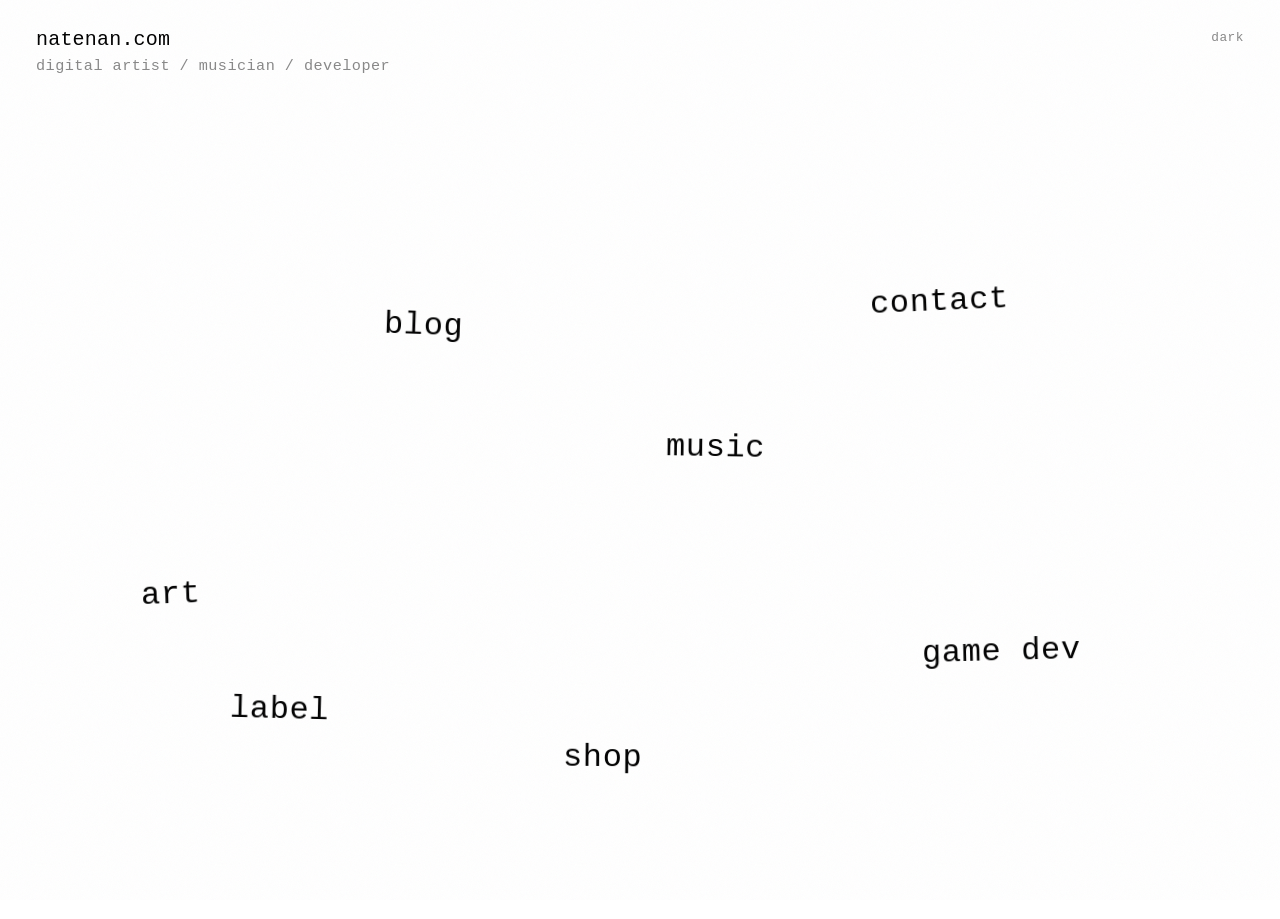
<file: index.html>
<!DOCTYPE html>
<html lang="en">
<head>
    <meta charset="UTF-8">
    <meta name="viewport" content="width=device-width, initial-scale=1.0">
    <title>natenan.com</title>
    <link rel="icon" type="image/svg+xml" href="favicon.svg">
    <link rel="stylesheet" href="style.css">
    <link rel="stylesheet" href="animations.css">
</head>
<body>
    <header>
        <a href="index.html" class="site-title">natenan.com</a>
        <p class="site-bio">digital artist / musician / developer</p>
    </header>
    <main class="home-scattered">
        <a href="art.html"     class="scattered-link" style="left:11%; top:58%; --rot:-2deg">  <span class="scattered-text">art</span></a>
        <a href="music.html"   class="scattered-link" style="left:52%; top:40%; --rot:1deg">   <span class="scattered-text">music</span></a>
        <a href="gamedev.html" class="scattered-link" style="left:72%; top:65%; --rot:-1.5deg"><span class="scattered-text">game dev</span></a>
        <a href="blog.html"    class="scattered-link" style="left:30%; top:25%; --rot:2deg">   <span class="scattered-text">blog</span></a>
        <a href="contact.html" class="scattered-link" style="left:68%; top:22%; --rot:-2.5deg"><span class="scattered-text">contact</span></a>
        <a href="label.html"   class="scattered-link" style="left:18%; top:72%; --rot:1.5deg"> <span class="scattered-text">label</span></a>
        <a href="shop/"        class="scattered-link" style="left:44%; top:78%; --rot:0.5deg">  <span class="scattered-text">shop</span></a>
    </main>
    <script src="animations.js"></script>
</body>
</html>
</file>
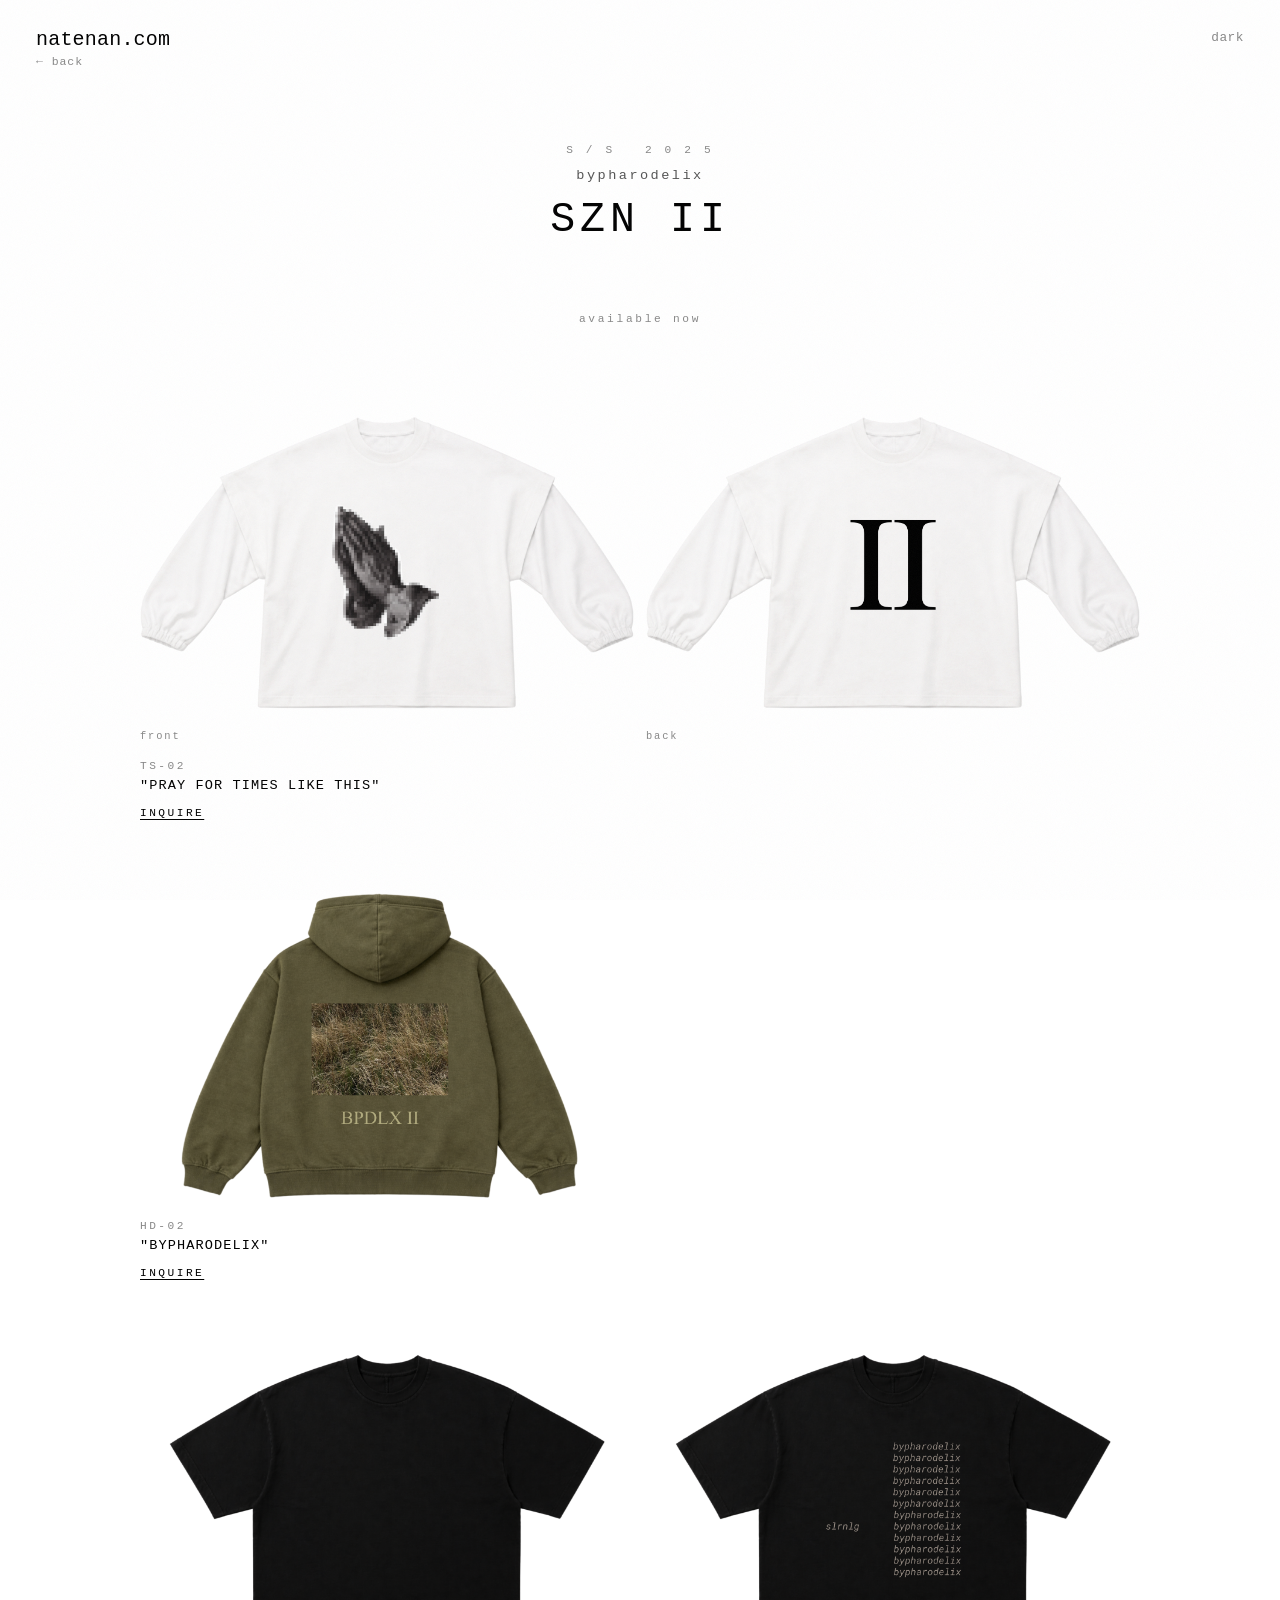
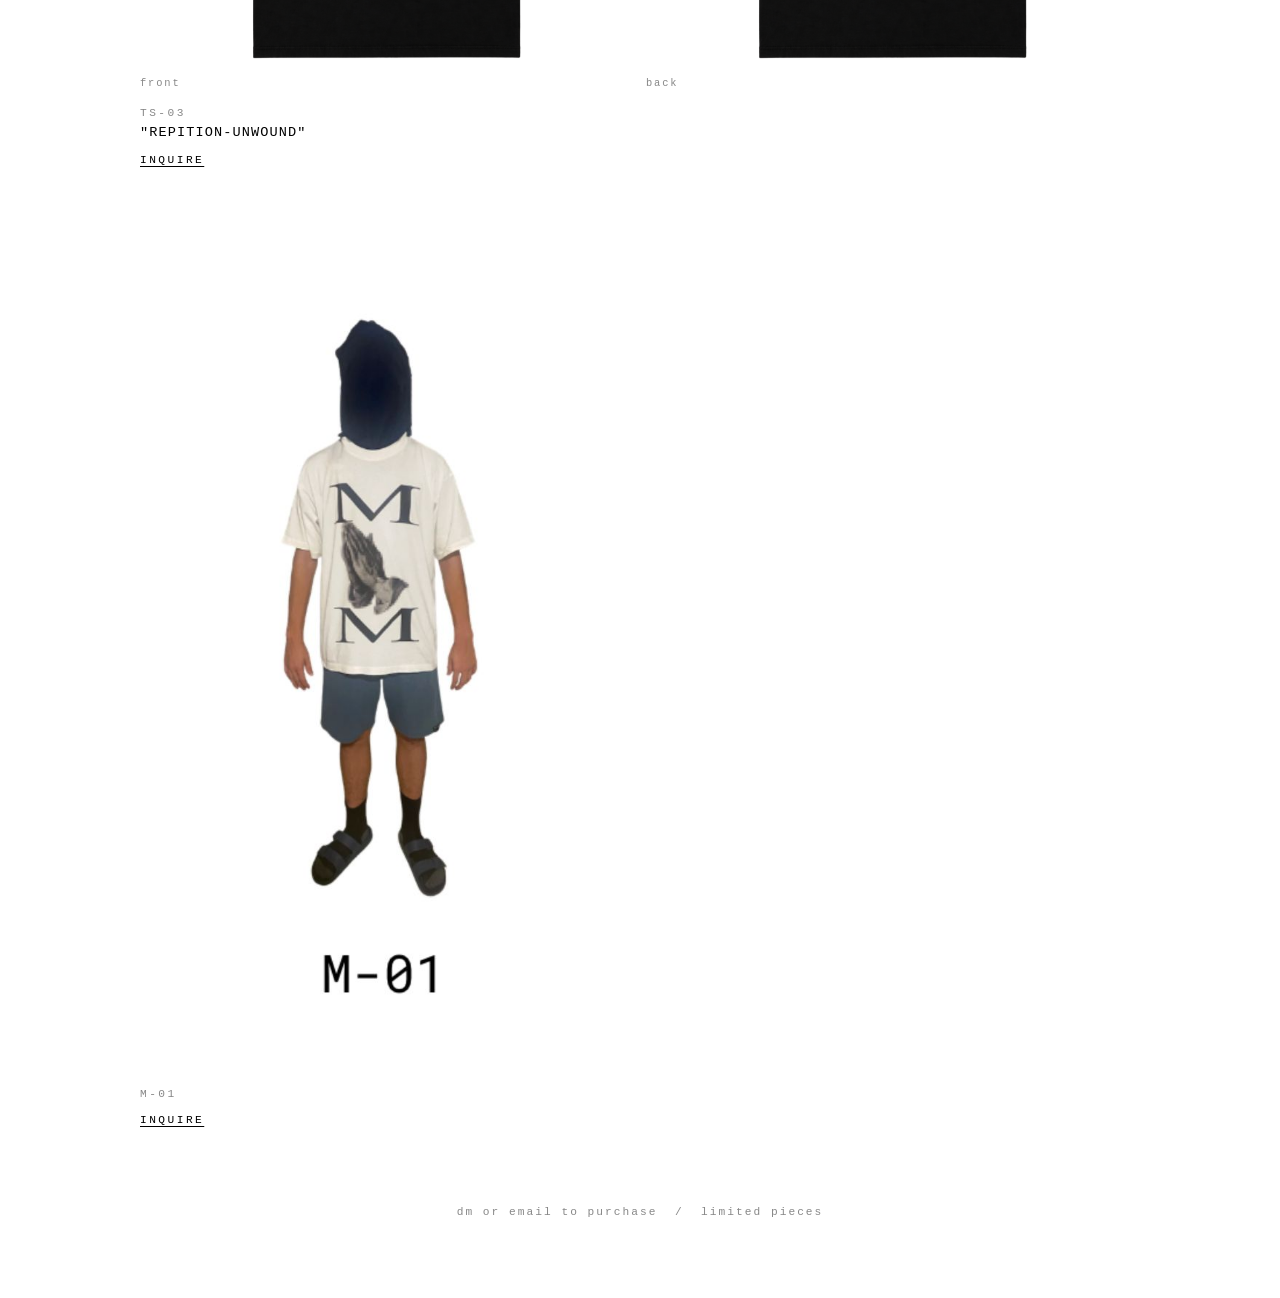
<file: shop/index.html>
<!DOCTYPE html>
<html lang="en">
<head>
    <meta charset="UTF-8">
    <meta name="viewport" content="width=device-width, initial-scale=1.0">
    <title>shop — natenan.com</title>
    <link rel="icon" type="image/svg+xml" href="../favicon.svg">
    <link rel="stylesheet" href="../style.css">
    <link rel="stylesheet" href="../animations.css">
</head>
<body>
    <header>
        <a href="../index.html" class="site-title">natenan.com</a>
        <a href="../index.html" class="back-link">← back</a>
    </header>

    <main class="section-page shop-page">

        <div class="shop-hero">
            <p class="shop-season">S / S &nbsp; 2 0 2 5</p>
            <p class="shop-brand">bypharodelix</p>
            <h1 class="shop-title">SZN&nbsp;II</h1>
            <p class="shop-drop">available now</p>
        </div>

        <div class="shop-grid">

            <div class="shop-item">
                <div class="shop-pair">
                    <div class="shop-img-wrap">
                        <img src="../assets/szn2-ts02-a.png" alt="TS-02 front">
                        <span class="shop-view-label">front</span>
                    </div>
                    <div class="shop-img-wrap">
                        <img src="../assets/szn2-ts02-b.png" alt="TS-02 back">
                        <span class="shop-view-label">back</span>
                    </div>
                </div>
                <div class="shop-meta">
                    <span class="shop-code">TS-02</span>
                    <span class="shop-name">"PRAY FOR TIMES LIKE THIS"</span>
                    <a href="../contact.html" class="shop-cta">INQUIRE</a>
                </div>
            </div>

            <div class="shop-item shop-item-single">
                <div class="shop-img-wrap">
                    <img src="../assets/szn2-hd02.png" alt="HD-02">
                </div>
                <div class="shop-meta">
                    <span class="shop-code">HD-02</span>
                    <span class="shop-name">"BYPHARODELIX"</span>
                    <a href="../contact.html" class="shop-cta">INQUIRE</a>
                </div>
            </div>

            <div class="shop-item">
                <div class="shop-pair">
                    <div class="shop-img-wrap">
                        <img src="../assets/szn2-ts03-a.png" alt="TS-03 front">
                        <span class="shop-view-label">front</span>
                    </div>
                    <div class="shop-img-wrap">
                        <img src="../assets/szn2-ts03-b.png" alt="TS-03 back">
                        <span class="shop-view-label">back</span>
                    </div>
                </div>
                <div class="shop-meta">
                    <span class="shop-code">TS-03</span>
                    <span class="shop-name">"REPITION-UNWOUND"</span>
                    <a href="../contact.html" class="shop-cta">INQUIRE</a>
                </div>
            </div>

            <div class="shop-item shop-item-single">
                <div class="shop-img-wrap">
                    <img src="../assets/m-01.jpeg" alt="M-01">
                </div>
                <div class="shop-meta">
                    <span class="shop-code">M-01</span>
                    <a href="../contact.html" class="shop-cta">INQUIRE</a>
                </div>
            </div>

        </div>

        <p class="shop-footer-note">dm or email to purchase &nbsp;/&nbsp; limited pieces</p>

    </main>

    <script src="../animations.js"></script>
</body>
</html>
</file>
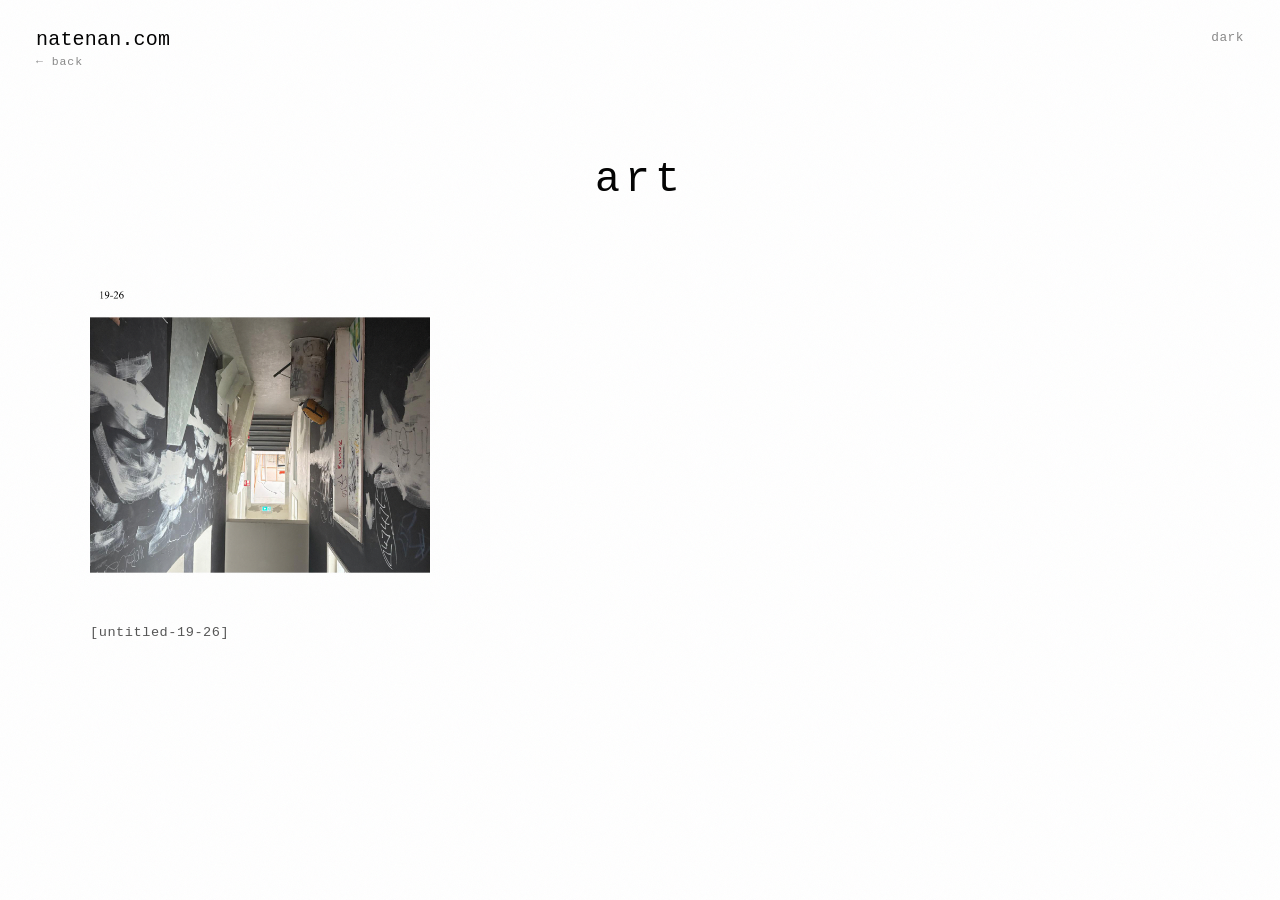
<file: art.html>
<!DOCTYPE html>
<html lang="en">
<head>
    <meta charset="UTF-8">
    <meta name="viewport" content="width=device-width, initial-scale=1.0">
    <title>art — natenan.com</title>
    <link rel="icon" type="image/svg+xml" href="favicon.svg">
    <link rel="stylesheet" href="style.css">
    <link rel="stylesheet" href="animations.css">
</head>
<body>
    <header>
        <a href="index.html" class="site-title">natenan.com</a>
        <a href="index.html" class="back-link">← back</a>
    </header>
    <main class="section-page">
        <h1>art</h1>
        <div class="art-grid">

            <div class="art-item">
                <div class="art-cover"><img src="assets/untitled-19-26.jpeg" alt="[untitled-19-26]"></div>
                <p class="art-caption">[untitled-19-26]</p>
            </div>

        </div>
    </main>
    <script src="animations.js"></script>
</body>
</html>
</file>
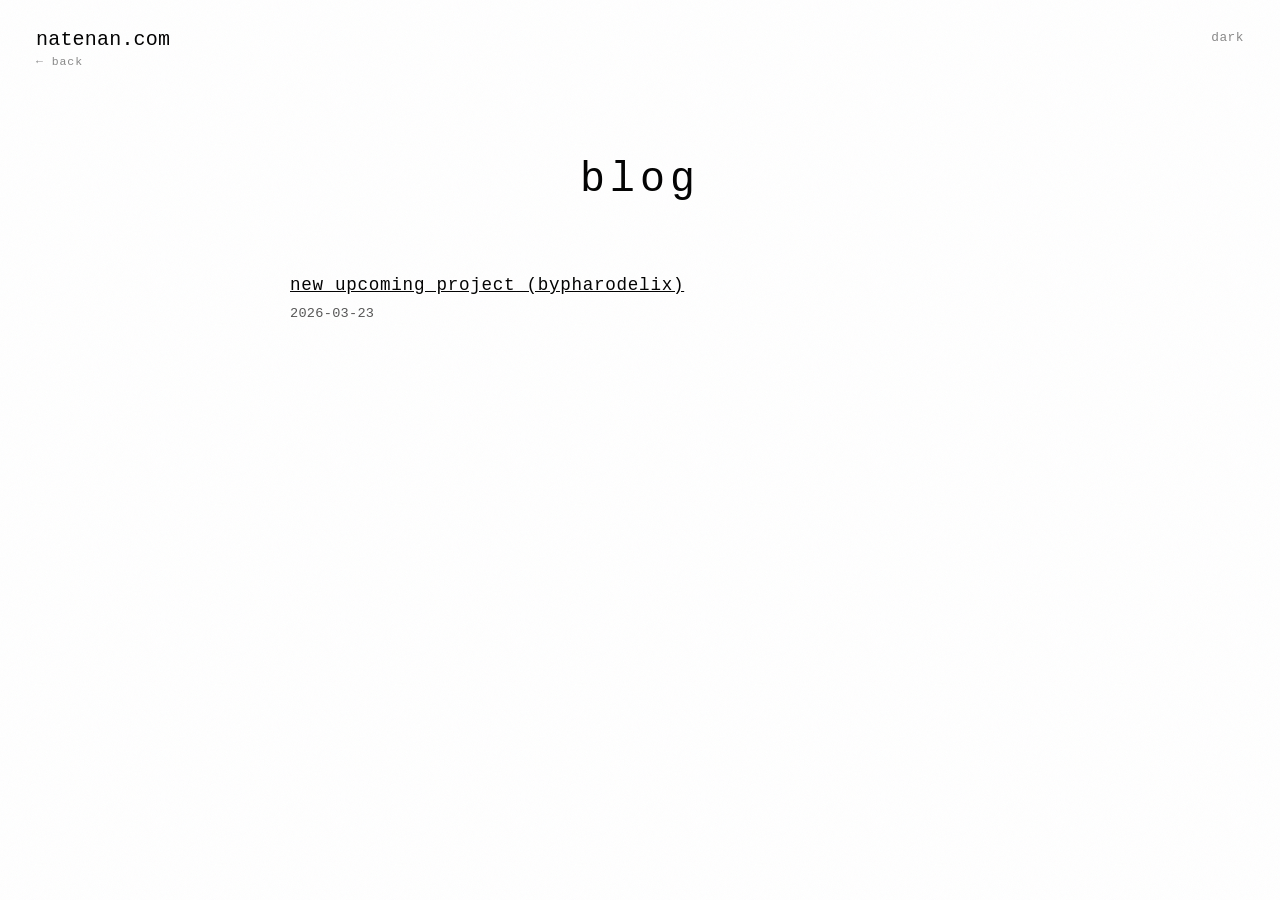
<file: blog.html>
<!DOCTYPE html>
<html lang="en">
<head>
    <meta charset="UTF-8">
    <meta name="viewport" content="width=device-width, initial-scale=1.0">
    <title>blog — natenan.com</title>
    <link rel="icon" type="image/svg+xml" href="favicon.svg">
    <link rel="stylesheet" href="style.css">
    <link rel="stylesheet" href="animations.css">
</head>
<body>
    <header>
        <a href="index.html" class="site-title">natenan.com</a>
        <a href="index.html" class="back-link">← back</a>
    </header>
    <main class="section-page">
        <h1>blog</h1>
        <div class="project-list" id="post-list"></div>
    </main>
    <script>
        fetch('posts.json')
            .then(r => r.json())
            .then(posts => {
                const list = document.getElementById('post-list');
                if (posts.length === 0) {
                    list.innerHTML = '<p class="project-desc">no posts yet.</p>';
                    return;
                }
                list.innerHTML = posts.map((post, i) => `
                    ${i > 0 ? '<hr class="divider">' : ''}
                    <div class="project">
                        <a href="post.html?slug=${post.slug}" class="project-title post-link">${post.title}</a>
                        <p class="project-desc">${post.date}</p>
                    </div>
                `).join('');
            });
    </script>
    <script src="animations.js"></script>
</body>
</html>
</file>
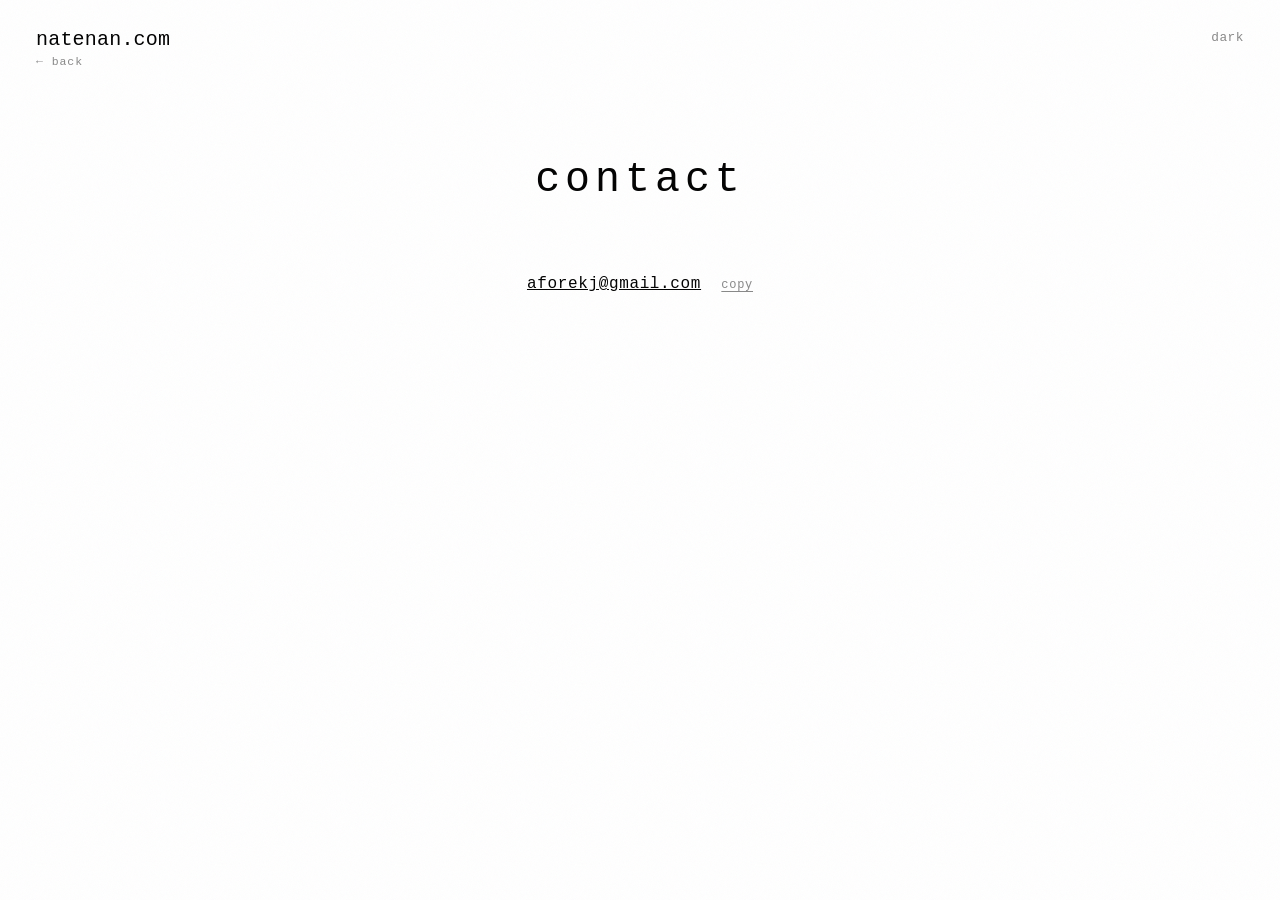
<file: contact.html>
<!DOCTYPE html>
<html lang="en">
<head>
    <meta charset="UTF-8">
    <meta name="viewport" content="width=device-width, initial-scale=1.0">
    <title>contact — natenan.com</title>
    <link rel="icon" type="image/svg+xml" href="favicon.svg">
    <link rel="stylesheet" href="style.css">
    <link rel="stylesheet" href="animations.css">
</head>
<body>
    <header>
        <a href="index.html" class="site-title">natenan.com</a>
        <a href="index.html" class="back-link">← back</a>
    </header>
    <main class="section-page contact-page">
        <h1>contact</h1>
        <p class="contact-email">
            <a href="mailto:aforekj@gmail.com">aforekj@gmail.com</a>
            <button class="copy-btn" onclick="navigator.clipboard.writeText('aforekj@gmail.com').then(()=>{this.textContent='copied';setTimeout(()=>this.textContent='copy',1500)})">copy</button>
        </p>
    </main>
    <script src="animations.js"></script>
</body>
</html>
</file>
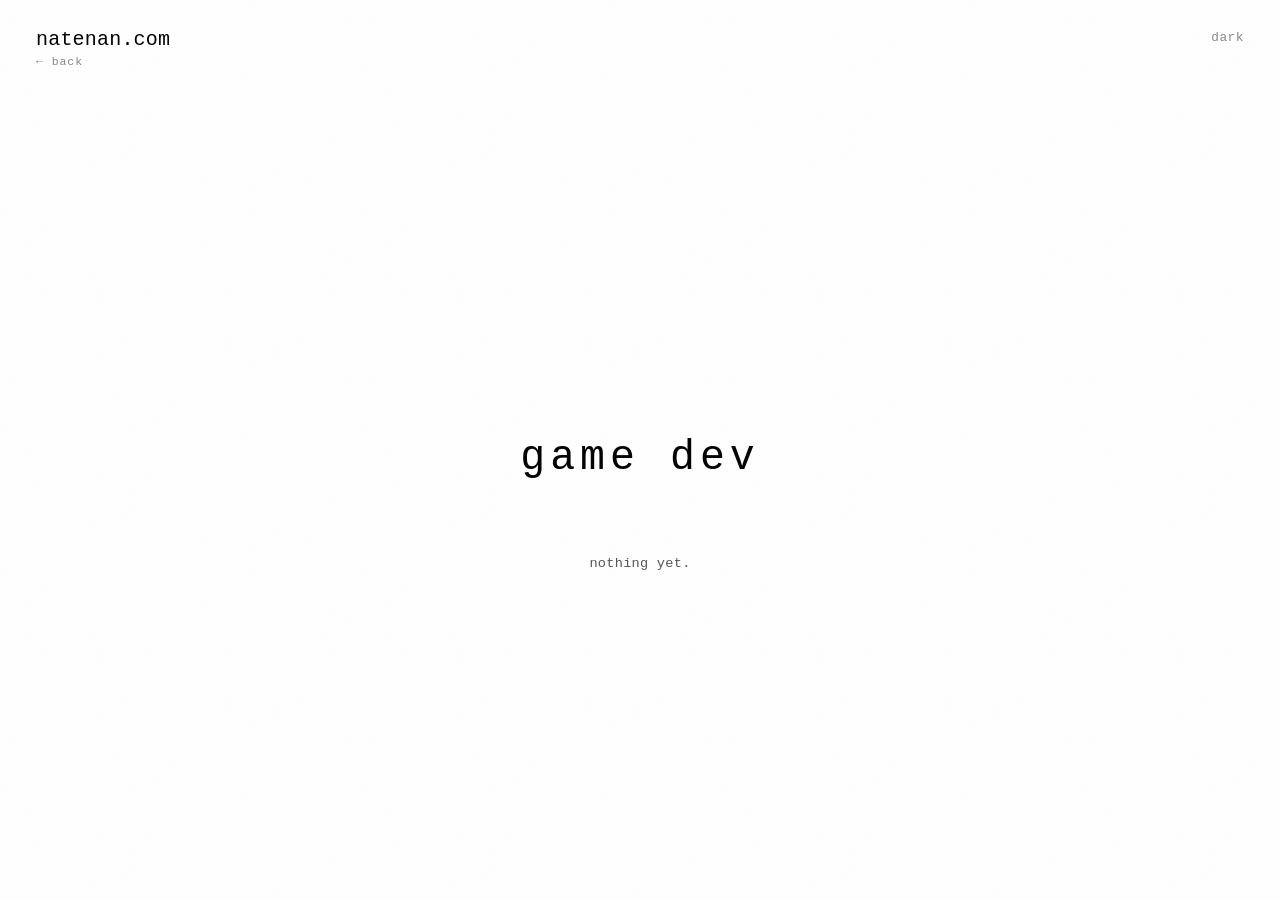
<file: gamedev.html>
<!DOCTYPE html>
<html lang="en">
<head>
    <meta charset="UTF-8">
    <meta name="viewport" content="width=device-width, initial-scale=1.0">
    <title>game dev — natenan.com</title>
    <link rel="icon" type="image/svg+xml" href="favicon.svg">
    <link rel="stylesheet" href="style.css">
    <link rel="stylesheet" href="animations.css">
</head>
<body>
    <header>
        <a href="index.html" class="site-title">natenan.com</a>
        <a href="index.html" class="back-link">← back</a>
    </header>
    <main class="section-page section-centered">
        <h1>game dev</h1>
        <p class="project-desc">nothing yet.</p>
    </main>
    <script src="animations.js"></script>
</body>
</html>
</file>
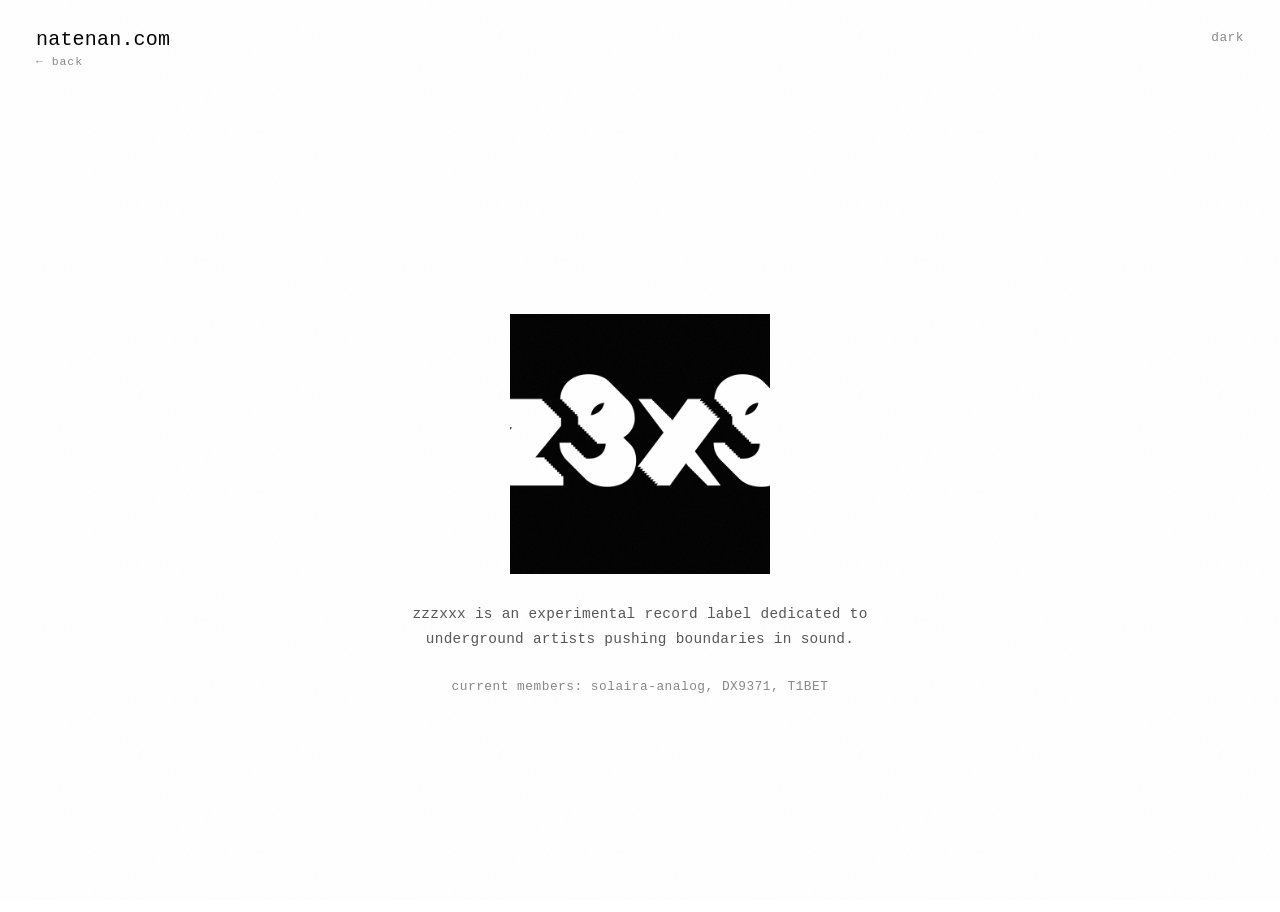
<file: label.html>
<!DOCTYPE html>
<html lang="en">
<head>
    <meta charset="UTF-8">
    <meta name="viewport" content="width=device-width, initial-scale=1.0">
    <title>zzzxxx — natenan.com</title>
    <link rel="icon" type="image/svg+xml" href="favicon.svg">
    <link rel="stylesheet" href="style.css">
    <link rel="stylesheet" href="animations.css">
</head>
<body>
    <header>
        <a href="index.html" class="site-title">natenan.com</a>
        <a href="index.html" class="back-link">← back</a>
    </header>
    <main class="section-page section-centered">
        <div class="label-block">
            <img src="assets/zzzxxx-logo.jpeg" alt="zzzxxx" class="label-logo">
            <p class="label-desc">zzzxxx is an experimental record label dedicated to underground artists pushing boundaries in sound.</p>
            <p class="label-members">current members: solaira-analog, DX9371, T1BET</p>
        </div>
    </main>
    <script src="animations.js"></script>
</body>
</html>
</file>
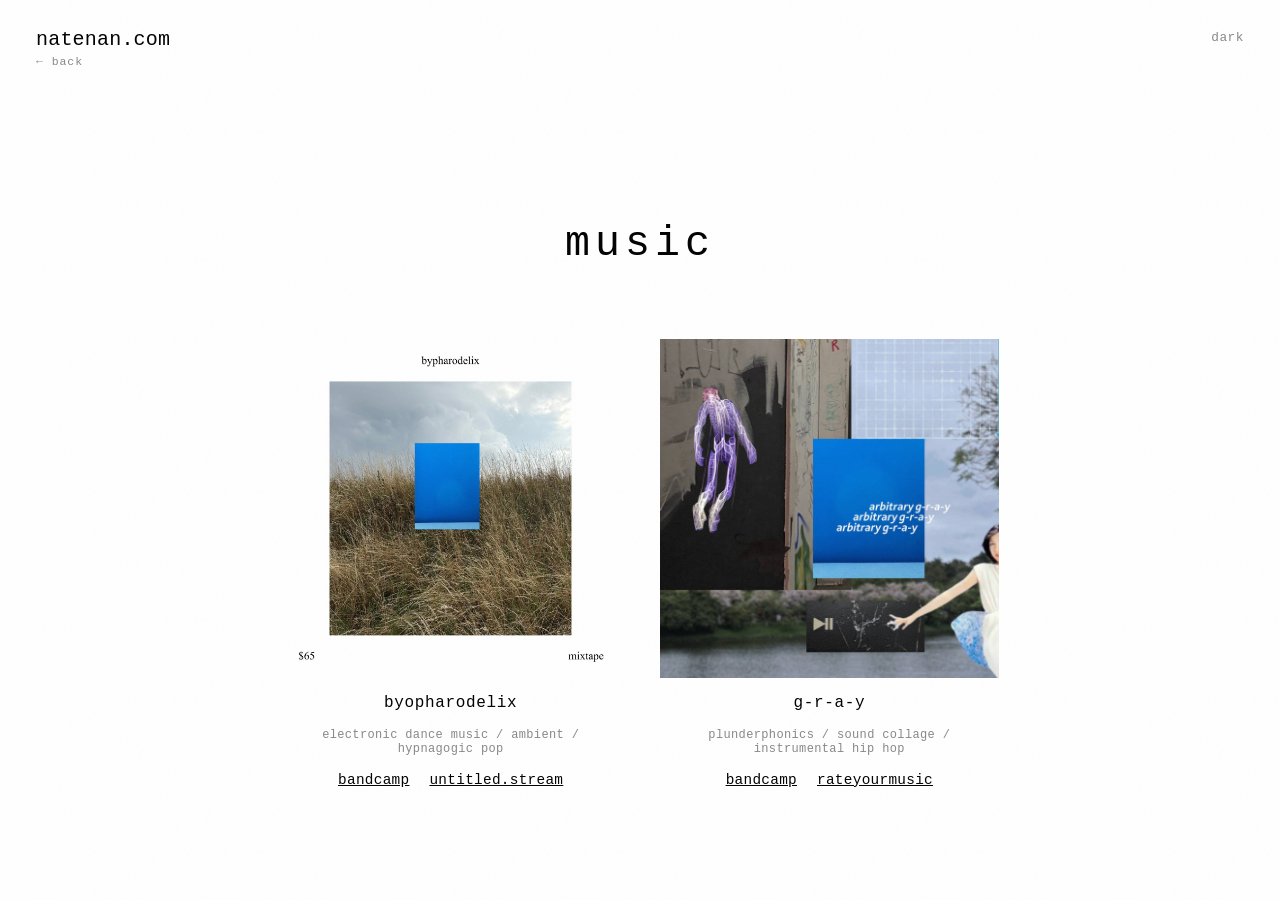
<file: music.html>
<!DOCTYPE html>
<html lang="en">
<head>
    <meta charset="UTF-8">
    <meta name="viewport" content="width=device-width, initial-scale=1.0">
    <title>music — natenan.com</title>
    <link rel="icon" type="image/svg+xml" href="favicon.svg">
    <link rel="stylesheet" href="style.css">
    <link rel="stylesheet" href="animations.css">
</head>
<body>
    <header>
        <a href="index.html" class="site-title">natenan.com</a>
        <a href="index.html" class="back-link">← back</a>
    </header>
    <main class="section-page section-centered">
        <h1>music</h1>
        <div class="album-grid">

            <div class="album">
                <div class="album-cover"><img src="assets/byopharodelix COVER.jpeg" alt="byopharodelix cover"></div>
                <p class="album-title">byopharodelix</p>
                <p class="album-genre">electronic dance music / ambient / hypnagogic pop</p>
                <div class="album-links">
                    <a href="https://solaira-analog.bandcamp.com/album/bypharodelix" target="_blank" rel="noopener">bandcamp</a>
                    <a href="https://untitled.stream/library/project/PDRVc9jFNnWImBQOPCx3w" target="_blank" rel="noopener">untitled.stream</a>
                </div>
            </div>

            <div class="album">
                <div class="album-cover"><img src="assets/g-r-a-y COVER.jpg" alt="g-r-a-y cover"></div>
                <p class="album-title">g-r-a-y</p>
                <p class="album-genre">plunderphonics / sound collage / instrumental hip hop</p>
                <div class="album-links">
                    <a href="https://solaira-analog.bandcamp.com/album/g-r-a-y" target="_blank" rel="noopener">bandcamp</a>
                    <a href="https://rateyourmusic.com/release/album/malik-dumelle/arbitrary-g-r-a-y/" target="_blank" rel="noopener">rateyourmusic</a>
                </div>
            </div>


        </div>
    </main>
    <script src="animations.js"></script>
</body>
</html>
</file>
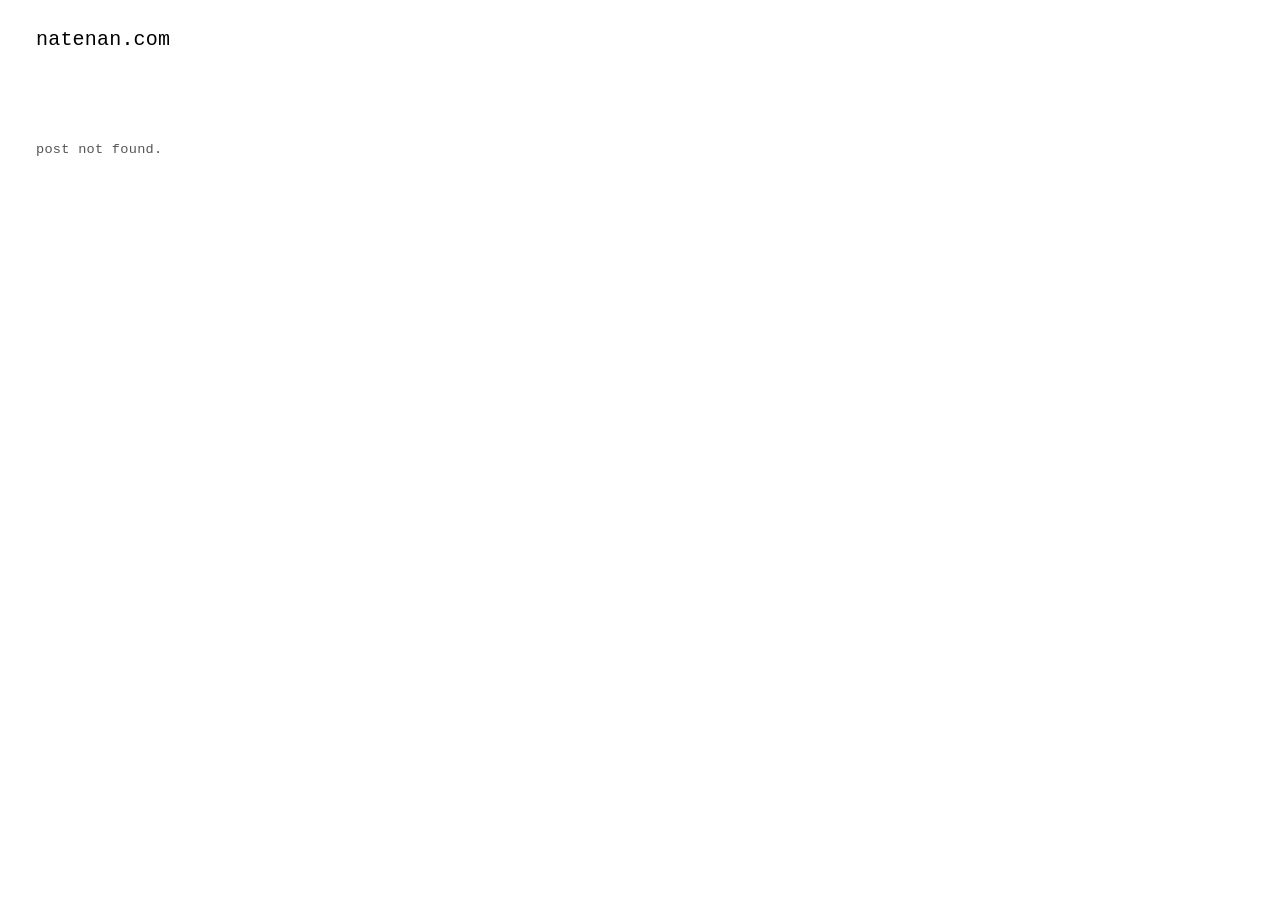
<file: post.html>
<!DOCTYPE html>
<html lang="en">
<head>
    <meta charset="UTF-8">
    <meta name="viewport" content="width=device-width, initial-scale=1.0">
    <title>post — natenan.com</title>
    <link rel="icon" type="image/svg+xml" href="favicon.svg">
    <link rel="stylesheet" href="style.css">
</head>
<body>
    <header>
        <a href="index.html" class="site-title">natenan.com</a>
    </header>
    <main class="section-page">
        <div id="post-content"></div>
    </main>
    <script>
        const slug = new URLSearchParams(window.location.search).get('slug');

        fetch('posts.json')
            .then(r => r.json())
            .then(posts => {
                const post = posts.find(p => p.slug === slug);
                const el = document.getElementById('post-content');

                if (!post) {
                    el.innerHTML = '<p class="project-desc">post not found.</p>';
                    return;
                }

                document.title = post.title + ' — natenan.com';

                const paragraphs = post.body
                    .split(/\n\n+/)
                    .map(p => `<p class="post-body">${p.replace(/\n/g, '<br>')}</p>`)
                    .join('');

                el.innerHTML = `
                    <h1 class="post-title">${post.title}</h1>
                    <p class="post-date">${post.date}</p>
                    <div class="post-text">${paragraphs}</div>
                    <a href="blog.html" class="post-back">← back</a>
                `;
            });
    </script>
</body>
</html>
</file>
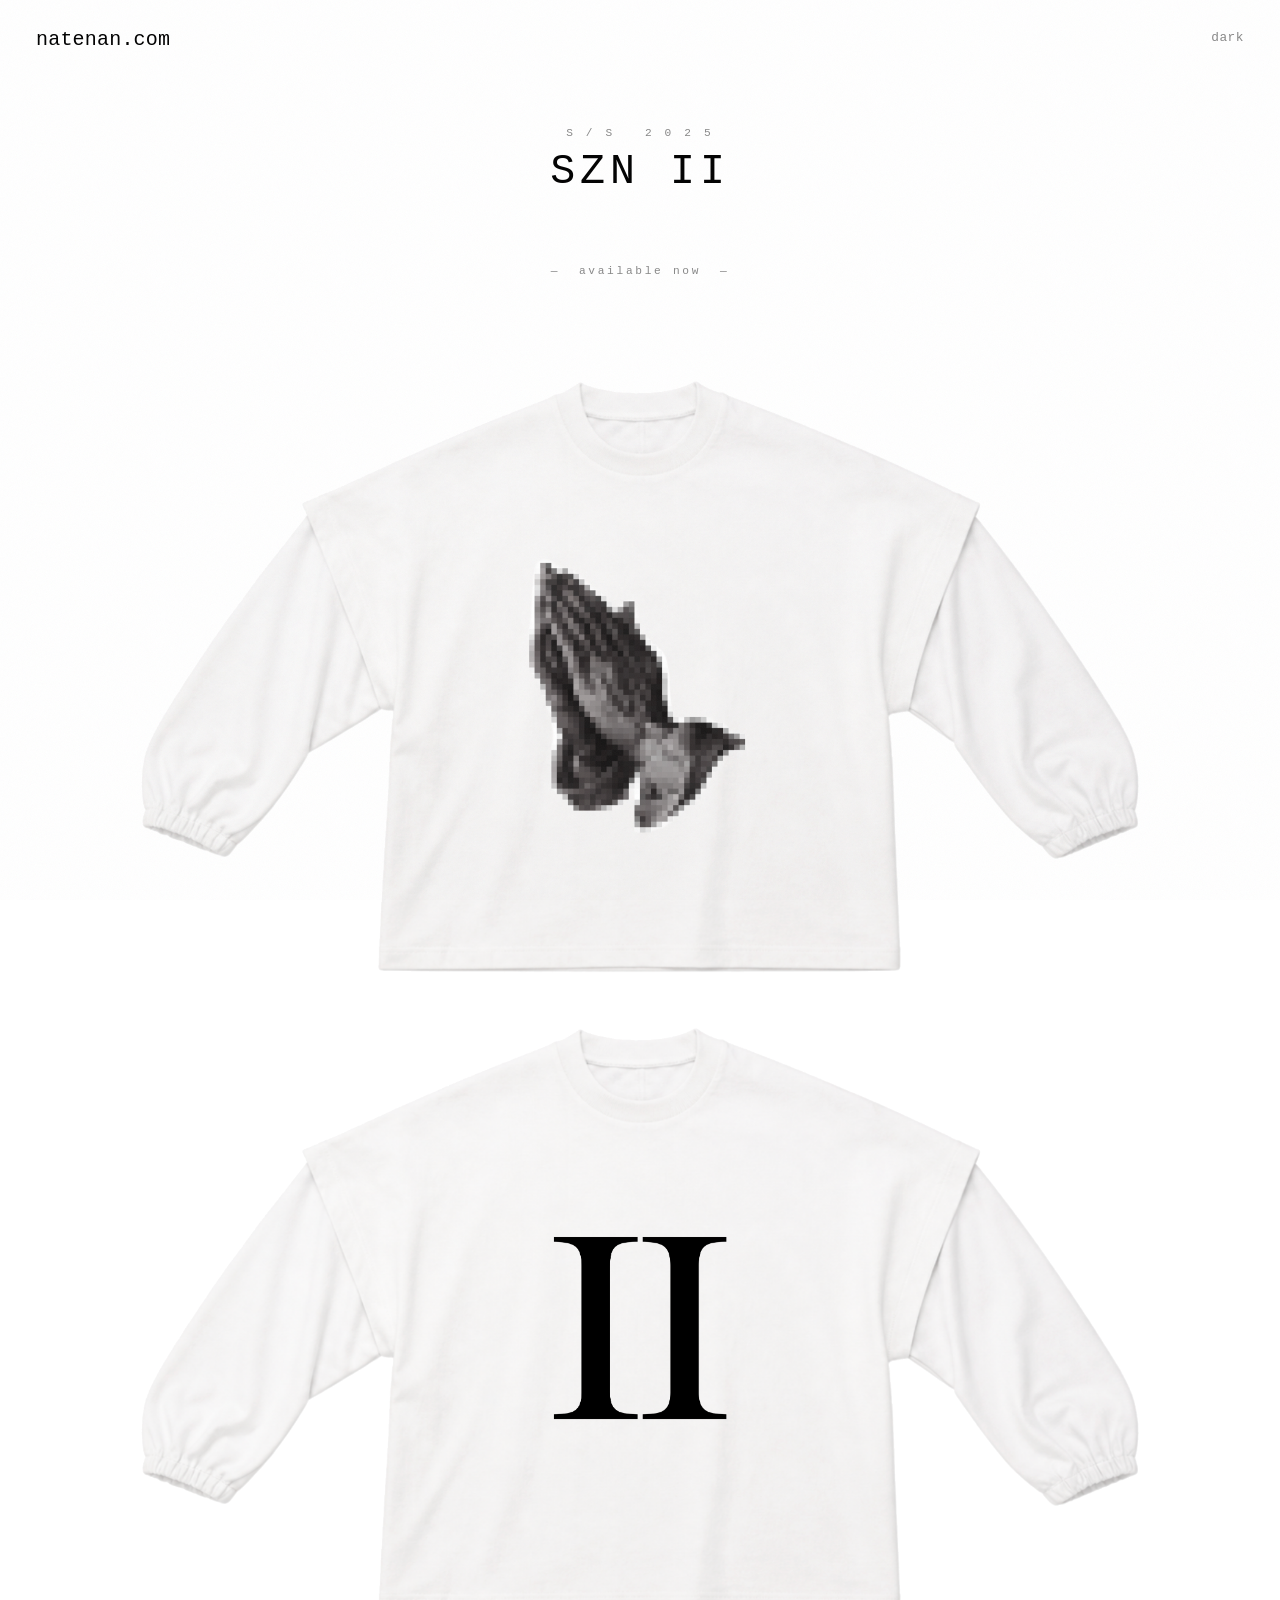
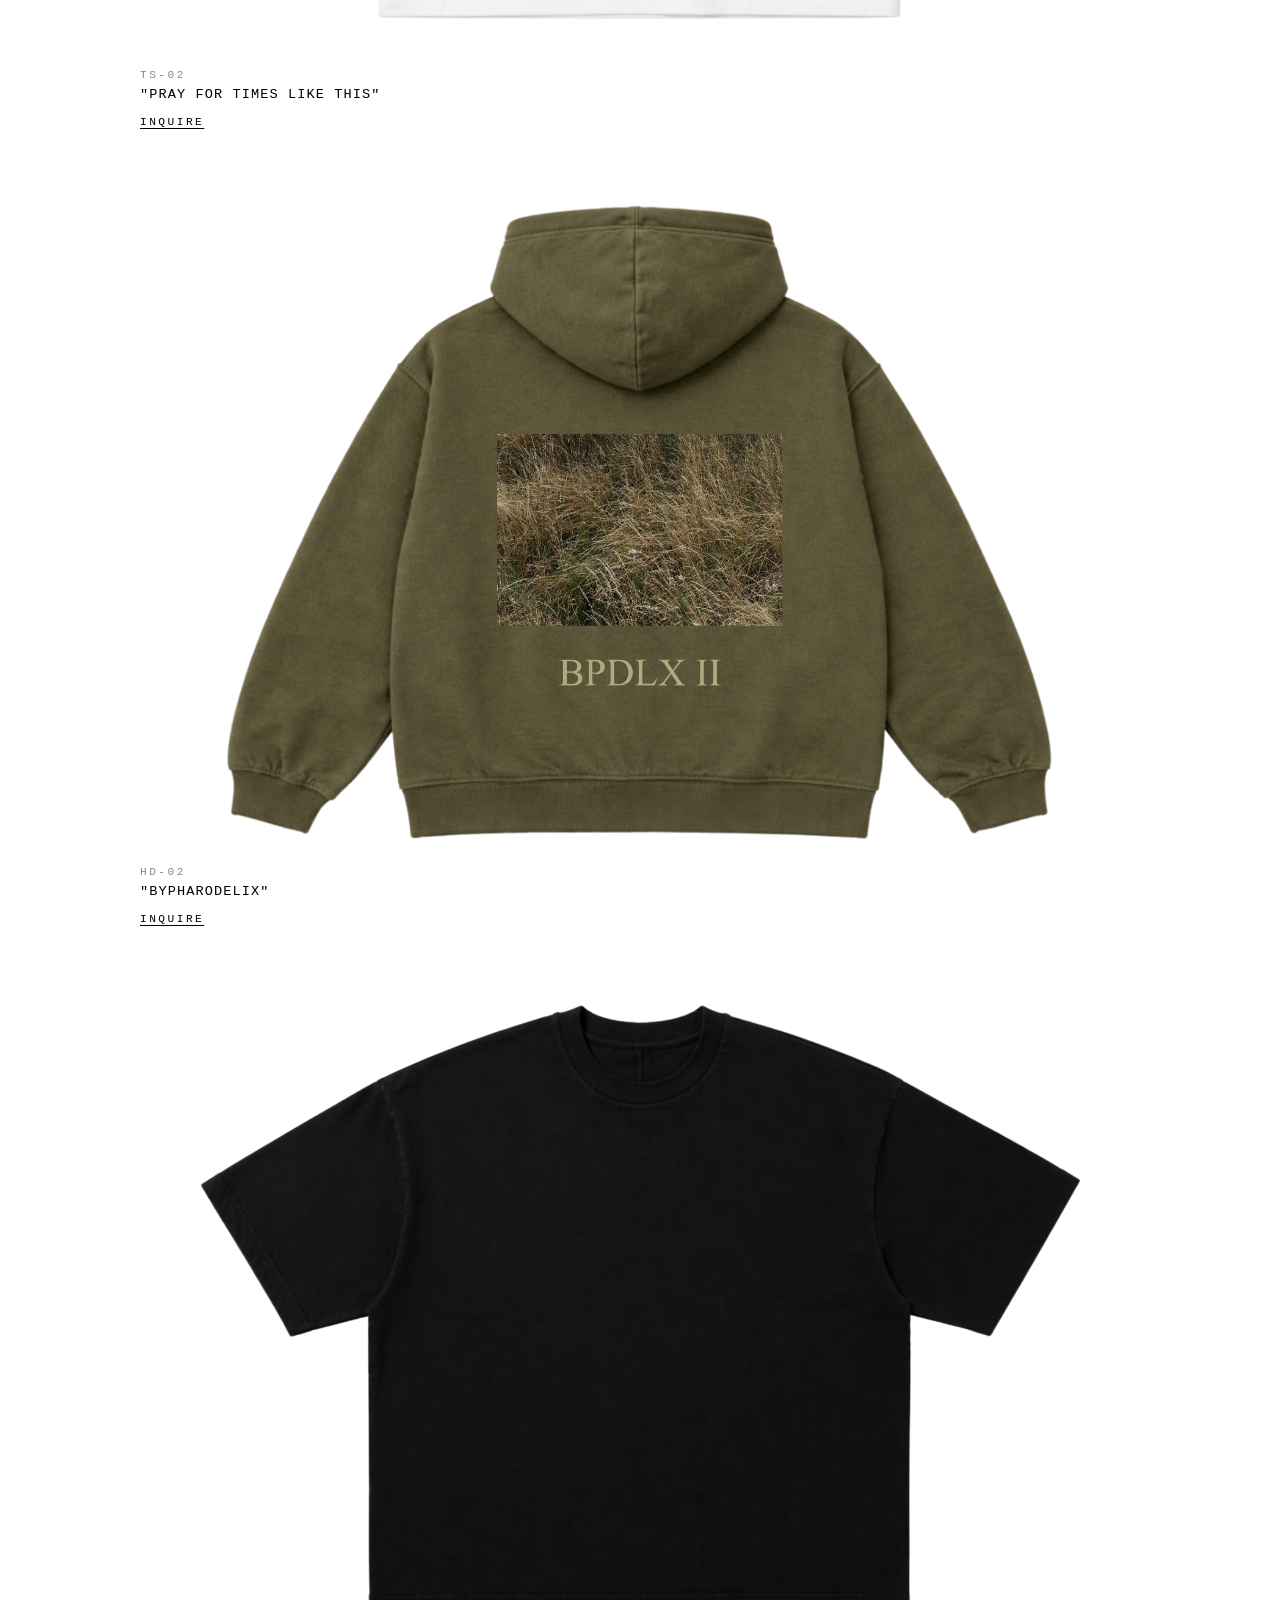
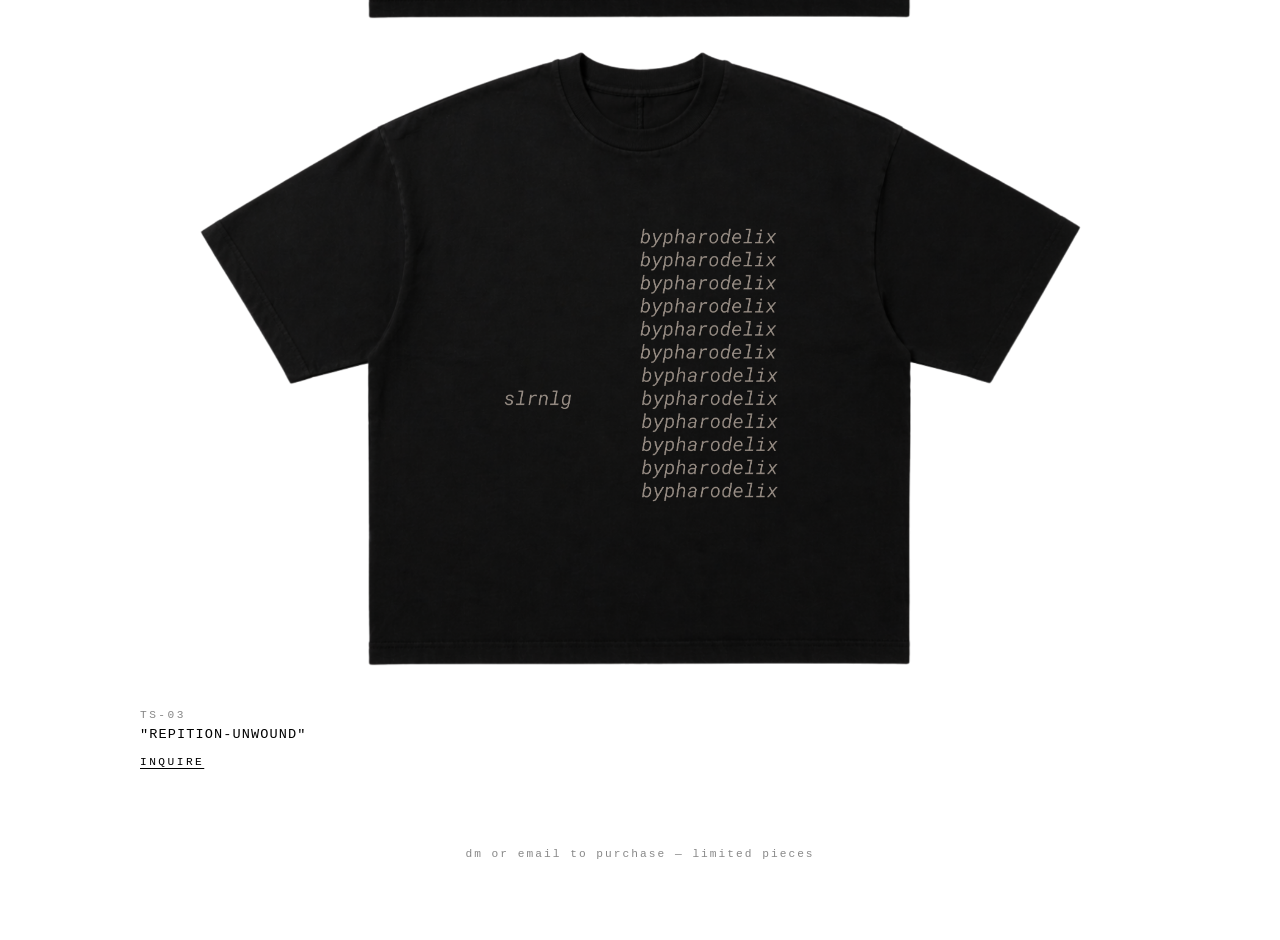
<file: shop.html>
<!DOCTYPE html>
<html lang="en">
<head>
    <meta charset="UTF-8">
    <meta name="viewport" content="width=device-width, initial-scale=1.0">
    <title>shop — natenan.com</title>
    <link rel="icon" type="image/svg+xml" href="favicon.svg">
    <link rel="stylesheet" href="style.css">
    <link rel="stylesheet" href="animations.css">
</head>
<body>
    <header>
        <a href="index.html" class="site-title">natenan.com</a>
    </header>

    <main class="section-page shop-page">

        <div class="shop-hero">
            <p class="shop-season">S / S &nbsp; 2 0 2 5</p>
            <h1 class="shop-title">SZN&nbsp;II</h1>
            <p class="shop-drop">&mdash;&nbsp; available now &nbsp;&mdash;</p>
        </div>

        <div class="shop-grid">

            <div class="shop-item">
                <div class="shop-img-wrap">
                    <img src="assets/szn2-ts02-a.png" alt="TS-02 front" class="shop-img shop-img-a">
                    <img src="assets/szn2-ts02-b.png" alt="TS-02 alt" class="shop-img shop-img-b">
                </div>
                <div class="shop-meta">
                    <span class="shop-code">TS-02</span>
                    <span class="shop-name">"PRAY FOR TIMES LIKE THIS"</span>
                    <a href="contact.html" class="shop-cta">INQUIRE</a>
                </div>
            </div>

            <div class="shop-item">
                <div class="shop-img-wrap">
                    <img src="assets/szn2-hd02.png" alt="HD-02" class="shop-img shop-img-a">
                </div>
                <div class="shop-meta">
                    <span class="shop-code">HD-02</span>
                    <span class="shop-name">"BYPHARODELIX"</span>
                    <a href="contact.html" class="shop-cta">INQUIRE</a>
                </div>
            </div>

            <div class="shop-item">
                <div class="shop-img-wrap">
                    <img src="assets/szn2-ts03-a.png" alt="TS-03 front" class="shop-img shop-img-a">
                    <img src="assets/szn2-ts03-b.png" alt="TS-03 back" class="shop-img shop-img-b">
                </div>
                <div class="shop-meta">
                    <span class="shop-code">TS-03</span>
                    <span class="shop-name">"REPITION-UNWOUND"</span>
                    <a href="contact.html" class="shop-cta">INQUIRE</a>
                </div>
            </div>

        </div>

        <p class="shop-footer-note">dm or email to purchase &mdash; limited pieces</p>

    </main>

    <script src="animations.js"></script>
</body>
</html>
</file>
<file: style.css>
:root {
    --bg: #fff;
    --text: #000;
    --muted: #888;
    --subtle: #555;
    --placeholder: #d4d4d4;
    --border: #e0e0e0;
}

[data-theme="dark"] {
    --bg: #0f0f0f;
    --text: #e8e8e8;
    --muted: #666;
    --subtle: #aaa;
    --placeholder: #252525;
    --border: #2a2a2a;
}

*, *::before, *::after {
    margin: 0;
    padding: 0;
    box-sizing: border-box;
}

body {
    font-family: 'Courier New', Courier, monospace;
    background: var(--bg);
    color: var(--text);
    min-height: 100vh;
}

a {
    color: var(--text);
    text-decoration: none;
}

header {
    padding: 28px 36px;
}

.site-title {
    font-size: 1.25rem;
    letter-spacing: 0.01em;
}

.site-title:hover {
    opacity: 0.5;
}

.site-bio {
    font-size: 0.95rem;
    color: var(--muted);
    letter-spacing: 0.03em;
    margin-top: 6px;
}

.back-link {
    display: block;
    font-size: 0.72rem;
    letter-spacing: 0.08em;
    color: var(--muted);
    margin-top: 4px;
    transition: opacity 0.15s;
}

.back-link:hover {
    opacity: 0.45;
}

.album-genre {
    font-size: 0.75rem;
    color: var(--muted);
    letter-spacing: 0.03em;
    text-align: center;
}

.label-block {
    display: flex;
    flex-direction: column;
    align-items: center;
    gap: 28px;
    max-width: 560px;
    text-align: center;
}

.label-logo {
    width: 260px;
    height: auto;
    display: block;
}

.label-desc {
    font-size: 0.9rem;
    line-height: 1.7;
    letter-spacing: 0.02em;
    color: var(--subtle);
}

.label-members {
    font-size: 0.8rem;
    letter-spacing: 0.04em;
    color: var(--muted);
}

.home-scattered {
    position: relative;
    height: calc(100vh - 84px);
}

.scattered-bio {
    position: absolute;
    font-size: 0.75rem;
    color: var(--muted);
    letter-spacing: 0.04em;
    pointer-events: none;
}

.scattered-link {
    position: absolute;
    font-size: clamp(1.4rem, 2.5vw, 2rem);
    letter-spacing: 0.02em;
    transition: opacity 0.15s;
}

.scattered-link:hover {
    opacity: 0.35;
}

.section-page {
    padding: 60px 36px 80px;
}

.section-centered {
    display: flex;
    flex-direction: column;
    align-items: center;
    justify-content: center;
    min-height: calc(100vh - 84px);
    padding-top: 0;
    padding-bottom: 0;
}

.section-page h1 {
    font-size: clamp(1.8rem, 4vw, 2.6rem);
    font-weight: normal;
    text-align: center;
    letter-spacing: 0.12em;
    margin-bottom: 72px;
}

.album-grid {
    display: flex;
    flex-wrap: wrap;
    justify-content: center;
    gap: 56px 40px;
    width: 100%;
    max-width: 1100px;
}

.album {
    display: flex;
    flex-direction: column;
    align-items: center;
    gap: 16px;
    width: calc(33.333% - 28px);
    min-width: 220px;
}

.album-cover {
    width: 100%;
    aspect-ratio: 1 / 1;
    background: var(--placeholder);
    display: flex;
    align-items: center;
    justify-content: center;
    font-size: 0.7rem;
    color: var(--muted);
    letter-spacing: 0.05em;
}

.album-cover img {
    width: 100%;
    height: 100%;
    object-fit: cover;
    display: block;
}

.album-title {
    font-size: 1rem;
    letter-spacing: 0.04em;
}

.album-links {
    display: flex;
    gap: 20px;
}

.album-links a {
    font-size: 0.9rem;
    text-decoration: underline;
    letter-spacing: 0.02em;
}

.album-links a:hover {
    opacity: 0.45;
}

.art-grid {
    display: grid;
    grid-template-columns: repeat(3, 1fr);
    gap: 40px;
    max-width: 1100px;
    margin: 0 auto;
}

.art-item {
    display: flex;
    flex-direction: column;
    gap: 10px;
}

.art-cover {
    width: 100%;
    aspect-ratio: 1 / 1;
    background: var(--placeholder);
    display: flex;
    align-items: center;
    justify-content: center;
    font-size: 0.7rem;
    color: var(--muted);
    letter-spacing: 0.05em;
}

.art-cover img {
    width: 100%;
    height: 100%;
    object-fit: cover;
    display: block;
}

.art-caption {
    font-size: 0.85rem;
    letter-spacing: 0.04em;
    color: var(--subtle);
}

.project-list {
    max-width: 700px;
    margin: 0 auto;
    display: flex;
    flex-direction: column;
    gap: 40px;
}

.project {
    display: flex;
    flex-direction: column;
    gap: 8px;
}

.project-title {
    font-size: 1.1rem;
    letter-spacing: 0.04em;
}

.project-desc {
    font-size: 0.85rem;
    color: var(--subtle);
    line-height: 1.6;
    letter-spacing: 0.02em;
}

.project-links {
    display: flex;
    gap: 16px;
    margin-top: 4px;
}

.project-links a {
    font-size: 0.85rem;
    text-decoration: underline;
    letter-spacing: 0.02em;
}

.project-links a:hover {
    opacity: 0.45;
}

.divider {
    border: none;
    border-top: 1px solid var(--border);
}

.post-link {
    font-size: 1.1rem;
    letter-spacing: 0.04em;
    text-decoration: underline;
}

.post-link:hover {
    opacity: 0.45;
}

.post-title {
    font-size: clamp(1.8rem, 4vw, 2.6rem);
    font-weight: normal;
    letter-spacing: 0.12em;
    margin-bottom: 12px;
}

.post-date {
    font-size: 0.85rem;
    color: var(--muted);
    letter-spacing: 0.04em;
    margin-bottom: 48px;
}

.post-text {
    max-width: 640px;
}

.post-body {
    font-size: 0.95rem;
    line-height: 1.8;
    letter-spacing: 0.02em;
    margin-bottom: 24px;
}

.post-back {
    display: inline-block;
    margin-top: 48px;
    font-size: 0.85rem;
    letter-spacing: 0.04em;
    text-decoration: underline;
}

.post-back:hover {
    opacity: 0.45;
}

.contact-page {
    display: flex;
    flex-direction: column;
    align-items: center;
}

.contact-email {
    font-size: 1rem;
    letter-spacing: 0.04em;
}

.contact-email a {
    text-decoration: underline;
}

.contact-email a:hover {
    opacity: 0.45;
}

.copy-btn {
    background: none;
    border: none;
    font-family: inherit;
    font-size: 0.75rem;
    letter-spacing: 0.06em;
    color: var(--muted);
    cursor: pointer;
    text-decoration: underline;
    text-underline-offset: 3px;
    padding: 0;
    margin-left: 10px;
    transition: opacity 0.15s;
}

.copy-btn:hover {
    opacity: 0.45;
}

/* ── shop ─────────────────────────────────────────── */

.shop-page {
    padding-top: 48px;
}

.shop-hero {
    text-align: center;
    margin-bottom: 80px;
    letter-spacing: 0.18em;
}

.shop-season {
    font-size: 0.7rem;
    color: var(--muted);
    letter-spacing: 0.28em;
    text-transform: uppercase;
    margin-bottom: 12px;
}

.shop-brand {
    font-size: 0.85rem;
    letter-spacing: 0.18em;
    color: var(--subtle);
    margin-bottom: 16px;
}

.shop-title {
    font-size: clamp(3.5rem, 10vw, 7rem);
    font-weight: normal;
    letter-spacing: 0.18em;
    text-transform: uppercase;
    margin-bottom: 20px;
    line-height: 1;
}

.shop-drop {
    font-size: 0.7rem;
    color: var(--muted);
    letter-spacing: 0.24em;
}

.shop-grid {
    display: flex;
    flex-direction: column;
    gap: 72px;
    max-width: 1000px;
    margin: 0 auto;
}

.shop-item {
    display: flex;
    flex-direction: column;
    gap: 18px;
}

.shop-pair {
    display: flex;
    gap: 12px;
}

.shop-pair .shop-img-wrap {
    flex: 1;
}

.shop-item-single .shop-img-wrap {
    max-width: 480px;
}

.shop-img-wrap {
    position: relative;
}

.shop-img-wrap img {
    width: 100%;
    height: auto;
    display: block;
}

.shop-view-label {
    display: block;
    font-size: 0.65rem;
    letter-spacing: 0.18em;
    color: var(--muted);
    margin-top: 6px;
}

.shop-meta {
    display: flex;
    flex-direction: column;
    gap: 6px;
}

.shop-code {
    font-size: 0.7rem;
    letter-spacing: 0.22em;
    color: var(--muted);
}

.shop-name {
    font-size: 0.85rem;
    letter-spacing: 0.08em;
    text-transform: uppercase;
}

.shop-cta {
    display: inline-block;
    margin-top: 8px;
    font-size: 0.7rem;
    letter-spacing: 0.22em;
    text-decoration: underline;
    text-underline-offset: 3px;
    color: var(--text);
    transition: opacity 0.15s;
    width: fit-content;
}

.shop-cta:hover {
    opacity: 0.4;
}

.shop-footer-note {
    text-align: center;
    margin-top: 80px;
    font-size: 0.7rem;
    letter-spacing: 0.18em;
    color: var(--muted);
}

.shop-back {
    display: block;
    text-align: center;
    margin-top: 32px;
    margin-bottom: 40px;
    font-size: 0.7rem;
    letter-spacing: 0.18em;
    color: var(--muted);
    text-decoration: underline;
    text-underline-offset: 3px;
    transition: opacity 0.15s;
}

.shop-back:hover {
    opacity: 0.45;
}

/* ── responsive ───────────────────────────────────── */

@media (max-width: 700px) {
    .album-grid,
    .art-grid {
        grid-template-columns: repeat(2, 1fr);
        gap: 32px 24px;
    }

    .shop-grid {
        grid-template-columns: 1fr;
        gap: 48px;
    }
}

@media (max-width: 480px) {
    .album-grid,
    .art-grid {
        grid-template-columns: 1fr;
    }
}
</file>
<file: animations.css>
/* ============================================================
   animations.css
   To disable ALL animations: remove the <link> tag for this
   file from every HTML page's <head>.
   ============================================================ */

/* grain overlay */
body::before {
    content: '';
    position: fixed;
    inset: 0;
    pointer-events: none;
    z-index: 9000;
    opacity: 0.04;
    background-image: url("data:image/svg+xml,%3Csvg viewBox='0 0 256 256' xmlns='http://www.w3.org/2000/svg'%3E%3Cfilter id='n'%3E%3CfeTurbulence type='fractalNoise' baseFrequency='0.85' numOctaves='4' stitchTiles='stitch'/%3E%3C/filter%3E%3Crect width='100%25' height='100%25' filter='url(%23n)'/%3E%3C/svg%3E");
    background-size: 180px;
}

/* page transition overlay */
.page-overlay {
    position: fixed;
    inset: 0;
    background: var(--bg);
    z-index: 8000;
    opacity: 1;
    transition: opacity 0.3s ease;
    pointer-events: none;
}
.page-overlay.fade-out {
    opacity: 0;
}


/* scattered links — fade in + bounce */
@keyframes fadeInLink {
    from { opacity: 0; transform: translate(0, 6px) rotate(var(--rot, 0deg)); }
    to   { opacity: 1; transform: translate(0, 0)   rotate(var(--rot, 0deg)); }
}

@keyframes bounceLink {
    0%   { transform: translate(0px,  0px)  rotate(var(--rot, 0deg)); }
    20%  { transform: translate(4px,  -9px) rotate(var(--rot, 0deg)); }
    40%  { transform: translate(-3px, -5px) rotate(var(--rot, 0deg)); }
    60%  { transform: translate(5px, -11px) rotate(var(--rot, 0deg)); }
    80%  { transform: translate(-2px, -6px) rotate(var(--rot, 0deg)); }
    100% { transform: translate(0px,  0px)  rotate(var(--rot, 0deg)); }
}

.scattered-link {
    opacity: 0;
    transform: rotate(var(--rot, 0deg));
}

.scattered-link.visible {
    animation:
        fadeInLink  0.6s ease forwards,
        bounceLink  var(--float-dur, 5s) ease-in-out var(--float-delay, 0s) infinite;
}

/* glitch on hover — applied to inner span only */
@keyframes glitch {
    0%   { transform: translateX(0);    opacity: 1;    }
    15%  { transform: translateX(-3px); opacity: 0.7;  }
    30%  { transform: translateX(3px);  opacity: 0.85; }
    50%  { transform: translateX(-2px); opacity: 0.6;  }
    70%  { transform: translateX(2px);  opacity: 0.8;  }
    100% { transform: translateX(0);    opacity: 0.35; }
}

.scattered-link:hover .scattered-text {
    display: inline-block;
    animation: glitch 0.35s ease forwards;
}

/* section pages — fade up on load */
@keyframes fadeUp {
    from { opacity: 0; transform: translateY(14px); }
    to   { opacity: 1; transform: translateY(0); }
}

.section-page {
    animation: fadeUp 0.5s ease forwards;
}

/* site-title hidden until typewriter runs */
.site-title {
    visibility: hidden;
}

/* theme toggle */
.theme-toggle {
    position: fixed;
    top: 30px;
    right: 36px;
    z-index: 1000;
    background: none;
    border: none;
    font-family: 'Courier New', Courier, monospace;
    font-size: 0.8rem;
    color: var(--muted);
    letter-spacing: 0.04em;
    padding: 0;
    transition: color 0.2s;
}

.theme-toggle:hover {
    color: var(--text);
}
</file>
